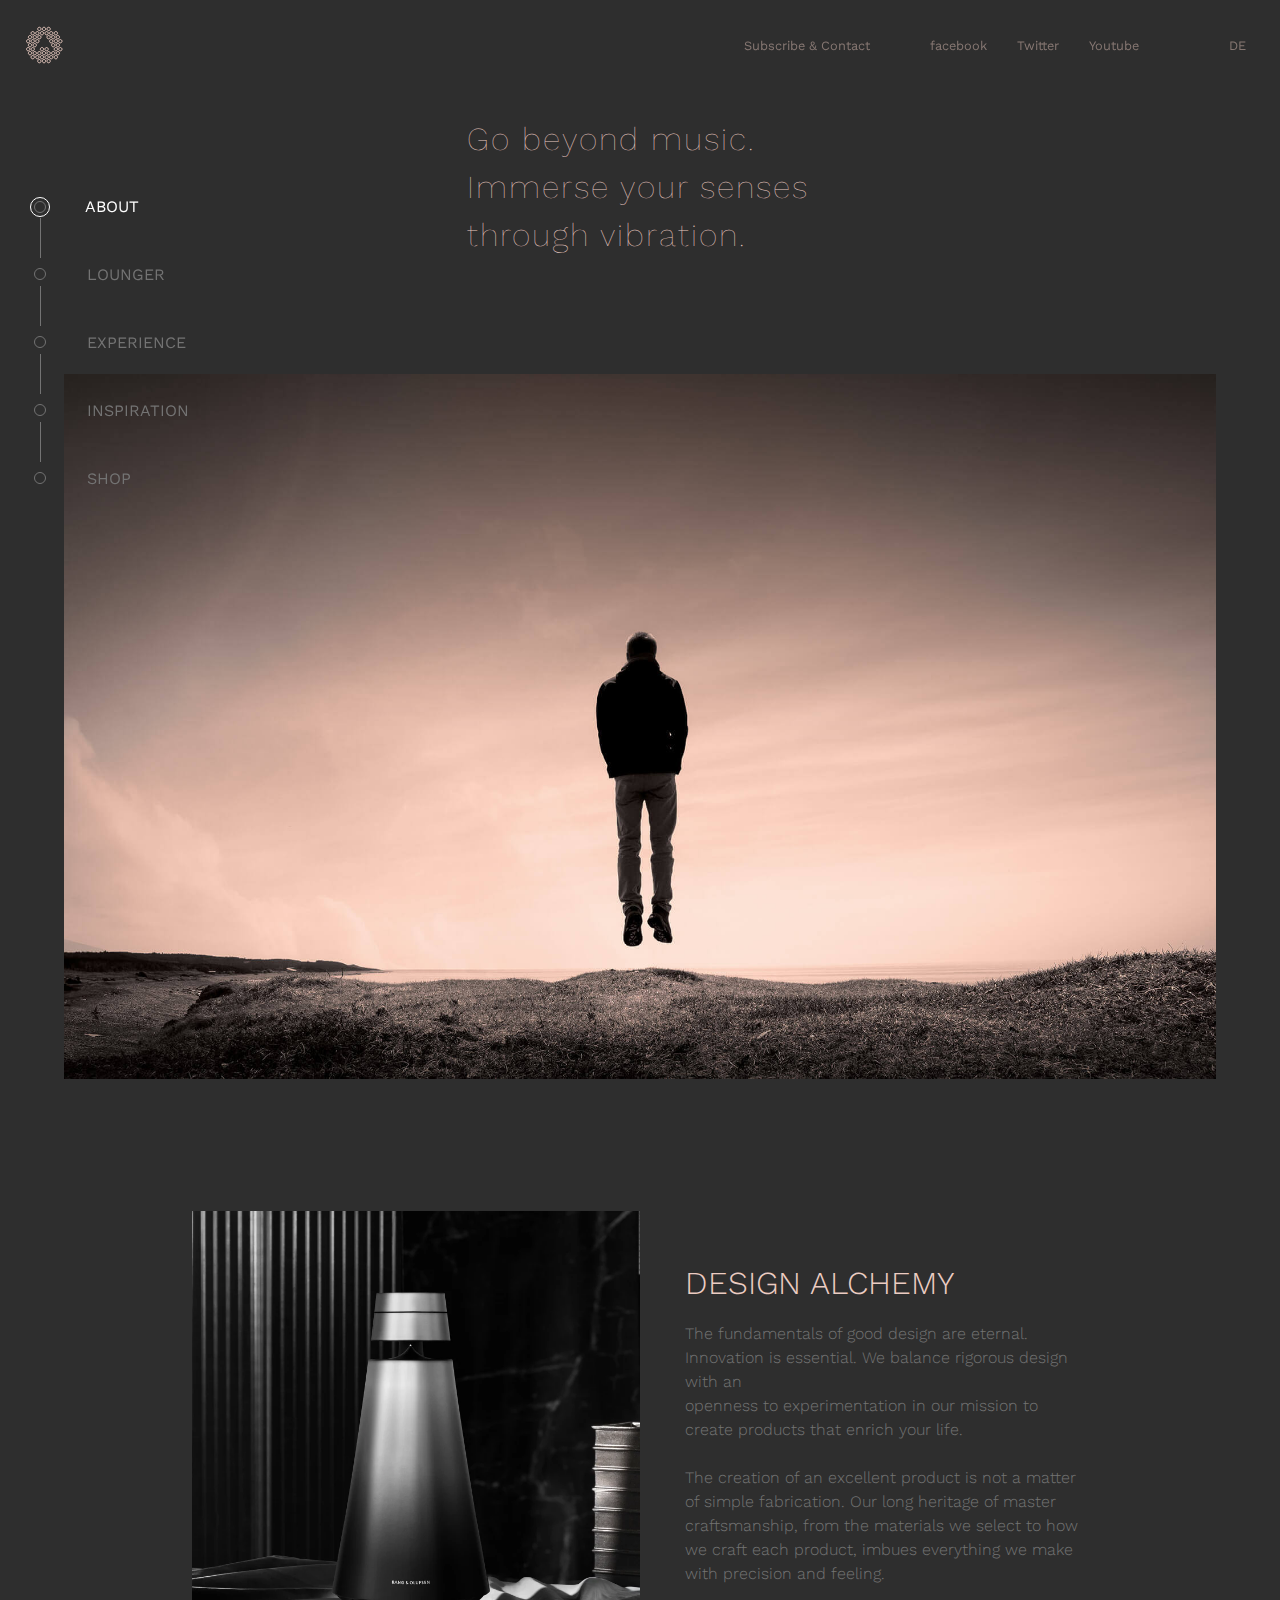
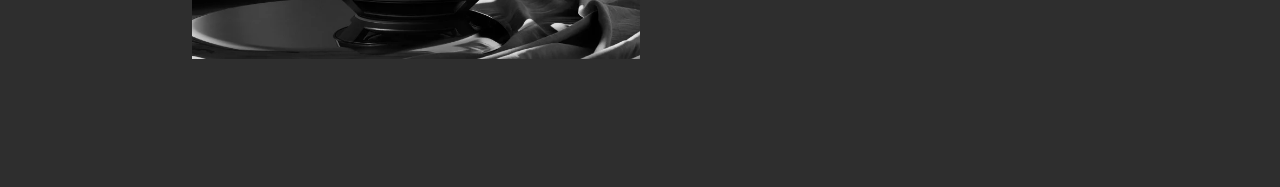
<file: index.html>
<!DOCTYPE html>
<html lang="en">

<head>
    <meta charset="UTF-8">
    <meta name="viewport" content="width=device-width, initial-scale=1.0">
    <title>Document</title>
    <link rel="stylesheet" href="assets/css/about.css">
    <link href="https://fonts.googleapis.com/css2?family=Work+Sans:wght@100;300;500&display=swap" rel="stylesheet">
</head>
<body>
    <header>
        <nav class="nav">
            <ul class="ul">
                <li class="pRight li"><a href="#">Subscribe & Contact</a></li>
                <li class="li"><a href="#">facebook</a></li>
                <li class="li"><a href="#">Twitter</a></li>
                <li class="li"><a href="#">Youtube</a></li>
                <li class="pLeft li"><a href="#">DE</a></li>
            </ul>
            <img class="logo" src="assets/img/logo.svg" alt="">
        </nav>

    </header>
    <nav class="nav1">
        <ul class="ul1">
            <div class="first">
                <div class="second"></div>
            </div>
            <li class="li1"><a class="white" href="#">ABOUT</a></li>
            <div class="abstand"></div>
            <li class="li2"><a class="a1" href="assets/html/lounger.html">LOUNGER</a></li>
            <div class="abstand"></div>
            <li class="li2"><a class="a1" href="assets/html/experience.html">EXPERIENCE</a></li>
            <div class="abstand"></div>
            <li class="li2"><a class="a1" href="assets/html/inspiration.html">INSPIRATION</a></li>
            <div class="abstand"></div>
            <li class="li2"><a class="a1" href="assets/html/shop.html">SHOP</a></li>
        </ul>
    </nav>
    <main>
        <section id="hero">
            <h1 class="heroH1">Go beyond music.<br> Immerse your senses <br> through vibration.</h1>
            <img class="heroImg" src="assets/img/section-about-1.jpg" alt="">
        </section>
    </main>
    <footer>
        <img class="articleImg" src="assets/img/BS1_NYC_Home.webp" alt="">
        <article>
            <h1 class="articleH1">DESIGN ALCHEMY</h1>
            <p class="pArticle">The fundamentals of good design are eternal. Innovation is essential. We balance
                rigorous design with an <br> openness to experimentation in our mission to create products that enrich
                your life.<br><br> The creation of an excellent product is not a matter of simple fabrication. Our long
                heritage of master craftsmanship, from the materials we select to how we craft each product, imbues
                everything we make with precision and feeling.</p>
        </article>
    </footer>

</body>

</html>
</file>
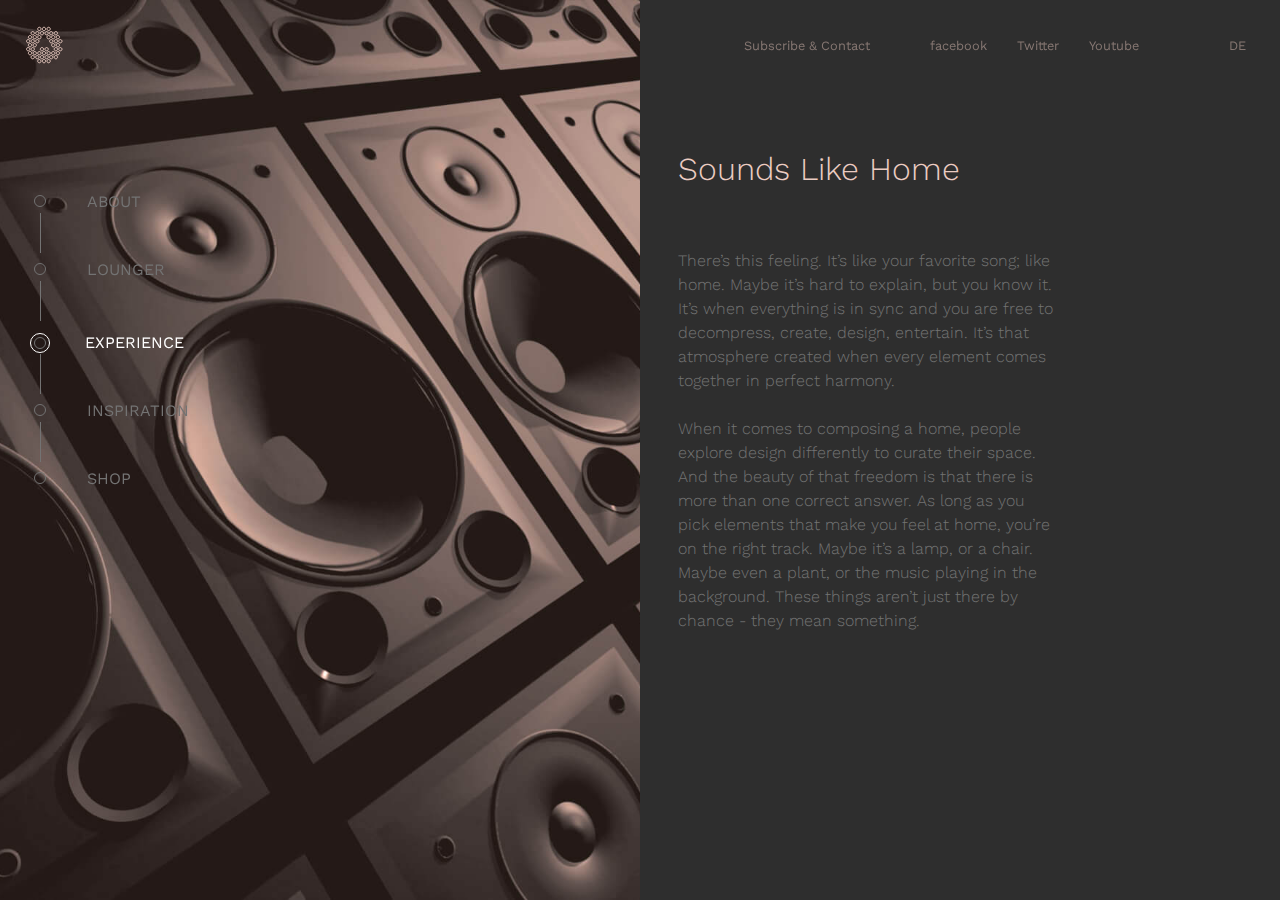
<file: assets/html/experience.html>
<!DOCTYPE html>
<html lang="en">

<head>
    <meta charset="UTF-8">
    <meta name="viewport" content="width=device-width, initial-scale=1.0">
    <title>Document</title>
    <link rel="stylesheet" href="../css/experience.css">
    <link href="https://fonts.googleapis.com/css2?family=Work+Sans:wght@100;300;500&display=swap" rel="stylesheet">
</head>

<body>
    <header>
        <nav class="nav">
            <ul class="ul">
                <li class="pRight li"><a href="#">Subscribe & Contact</a></li>
                <li class="li"><a href="#">facebook</a></li>
                <li class="li"><a href="#">Twitter</a></li>
                <li class="li"><a href="#">Youtube</a></li>
                <li class="pLeft li"><a href="#">DE</a></li>
            </ul>
            <img class="logo" src="../img/logo.svg" alt="">
        </nav>
    </header>
    <nav class="nav1">
        <ul class="ul1">
            <li class="li2"><a class="a1" href="../../index.html">ABOUT</a></li>
            <div class="abstand"></div>
            <li class="li2"><a class="a1" href="../html/lounger.html">LOUNGER</a></li>
            <div class="abstand"></div>
            <div class="first">
                <div class="second"></div>
            </div>
            <li class="li1"><a class="white" href="#">EXPERIENCE</a></li>
            <div class="abstand"></div>
            <li class="li2"><a class="a1" href="../html/inspiration.html">INSPIRATION</a></li>
            <div class="abstand"></div>
            <li class="li2"><a class="a1" href="../html/shop.html">SHOP</a></li>
        </ul>
    </nav>
    <main>
        <section>
            <article class="img"></article>
            <article class="article1">
                <h1>Sounds Like Home </h1>
                <p>There’s this feeling. It’s like your favorite song; like home. Maybe it’s hard to explain, but you know it. It’s when everything is in sync and you are free to decompress, create, design, entertain. It’s that atmosphere created when every element comes together in perfect harmony. <br><br> When it comes to composing a home, people explore design differently to curate their space. And the beauty of that freedom is that there is more than one correct answer. As long as you pick elements that make you feel at home, you’re on the right track. Maybe it’s a lamp, or a chair. Maybe even a plant, or the music playing in the background. These things aren’t just there by chance - they mean something. 
                    </p>
            </article>
        </section>
    </main>
</body>

</html>
</file>
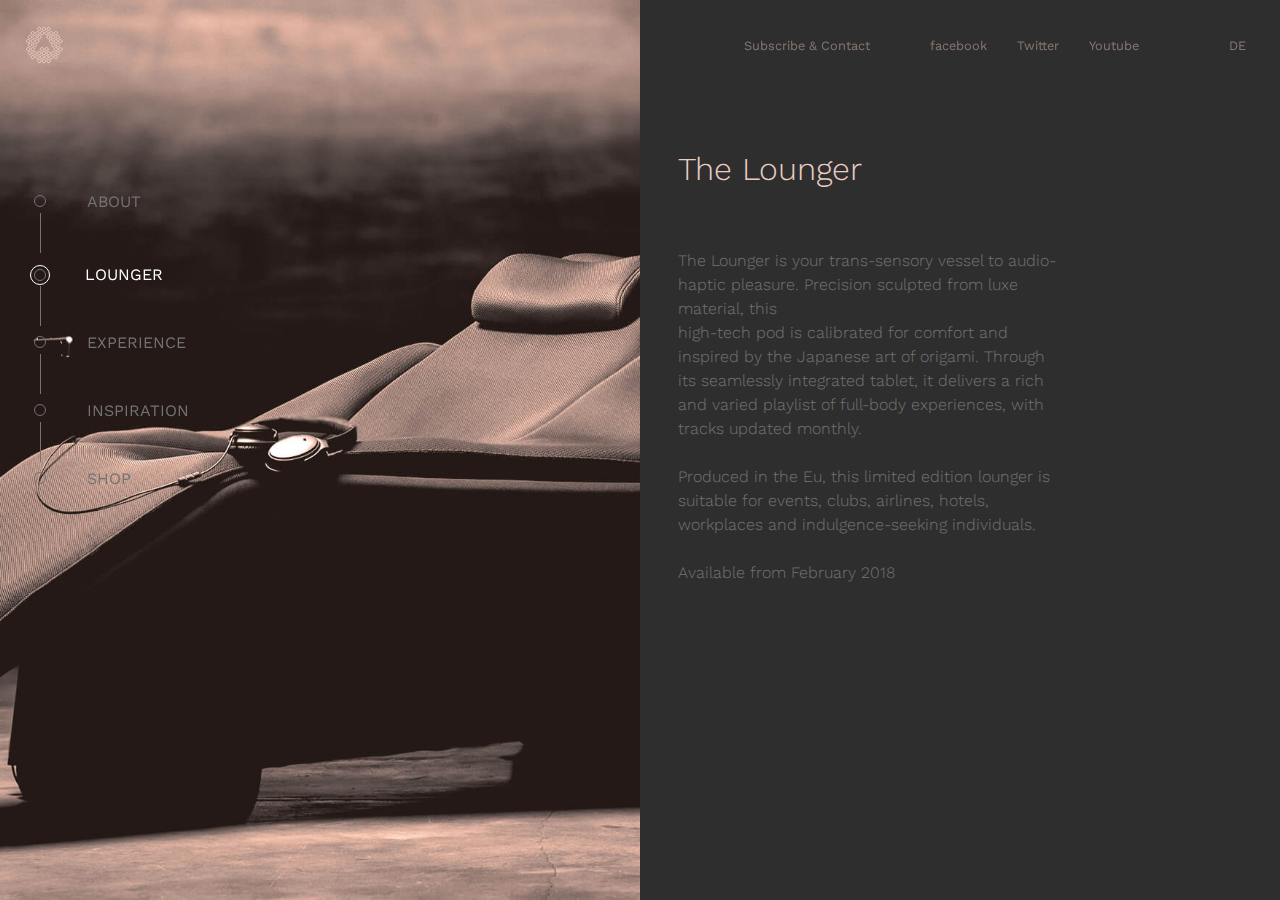
<file: assets/html/lounger.html>
<!DOCTYPE html>
<html lang="en">

<head>
    <meta charset="UTF-8">
    <meta name="viewport" content="width=device-width, initial-scale=1.0">
    <title>Document</title>
    <link rel="stylesheet" href="../css/lounger.css">
    <link href="https://fonts.googleapis.com/css2?family=Work+Sans:wght@100;300;500&display=swap" rel="stylesheet">
</head>

<body>
    <header>
        <nav class="nav">
            <ul class="ul">
                <li class="pRight li"><a href="#">Subscribe & Contact</a></li>
                <li class="li"><a href="#">facebook</a></li>
                <li class="li"><a href="#">Twitter</a></li>
                <li class="li"><a href="#">Youtube</a></li>
                <li class="pLeft li"><a href="#">DE</a></li>
            </ul>
            <img class="logo" src="../img/logo.svg" alt="">
        </nav>
    </header>
    <nav class="nav1">
        <ul class="ul1">
            <li class="li2"><a class="a1" href="../../index.html">ABOUT</a></li>
            <div class="abstand"></div>
            <div class="first">
                <div class="second"></div>
            </div>
            <li class="li1"><a class="white" href="#">LOUNGER</a></li>
            <div class="abstand"></div>
            <li class="li2"><a class="a1" href="../html/experience.html">EXPERIENCE</a></li>
            <div class="abstand"></div>
            <li class="li2"><a class="a1" href="../html/inspiration.html">INSPIRATION</a></li>
            <div class="abstand"></div>
            <li class="li2"><a class="a1" href="../html/shop.html">SHOP</a></li>
        </ul>
    </nav>
    <main>
        <section>
            <article class="img"></article>
            <article class="article1">
                <h1>The Lounger</h1>
                <p>The Lounger is your trans-sensory vessel to audio-haptic pleasure. Precision sculpted from luxe material, this <br> high-tech pod is calibrated for comfort and inspired by the Japanese art of origami. Through its seamlessly integrated tablet, it delivers a rich and varied playlist of full-body experiences, with tracks updated monthly. <br><br> Produced in the Eu, this limited edition lounger is suitable for events, clubs, airlines, hotels, workplaces and indulgence-seeking individuals. <br><br> Available from February 2018</p>
            </article>
        </section>
    </main>
</body>

</html>
</file>
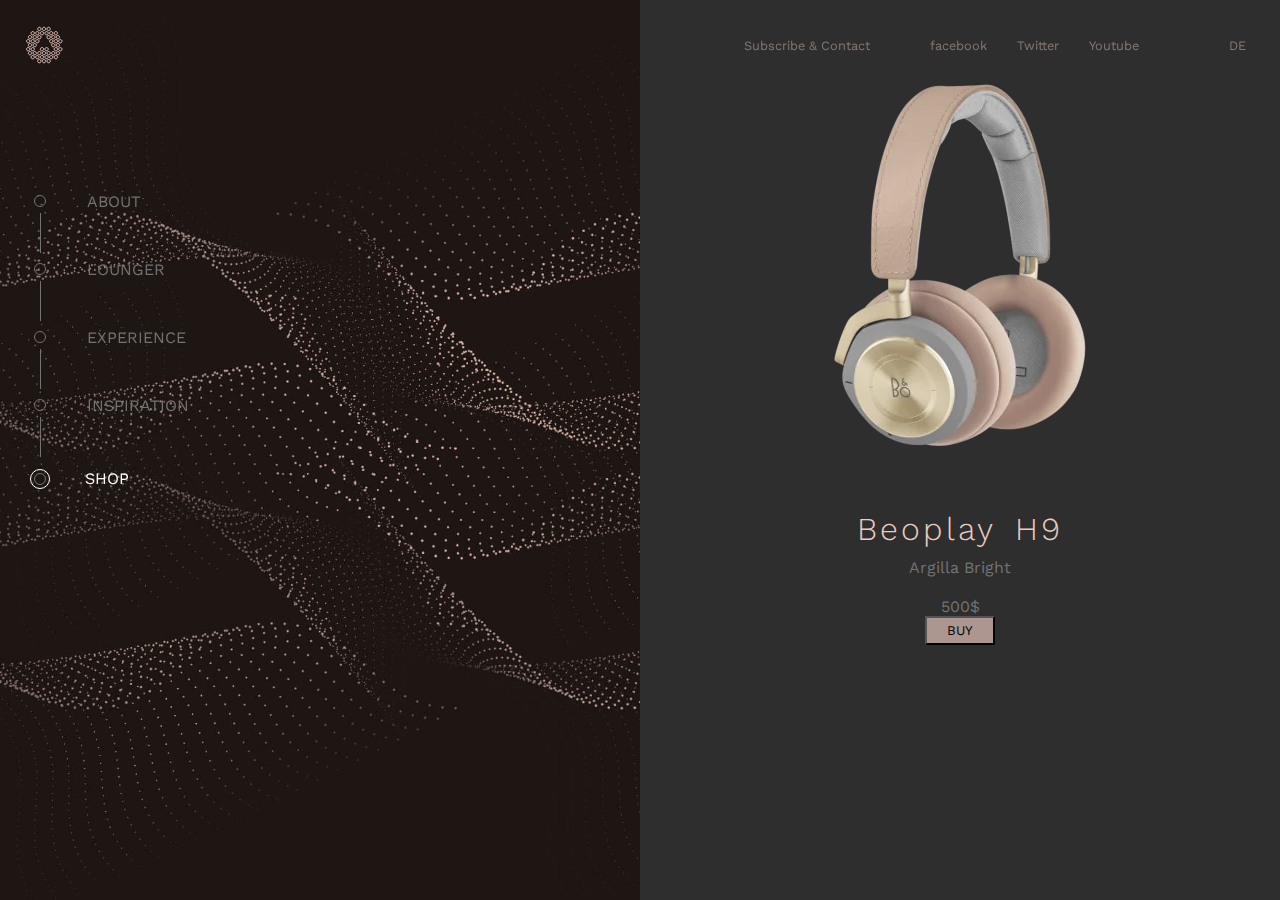
<file: assets/html/shop.html>
<!DOCTYPE html>
<html lang="en">

<head>
    <meta charset="UTF-8">
    <meta name="viewport" content="width=device-width, initial-scale=1.0">
    <title>Document</title>
    <link rel="stylesheet" href="../css/shop.css">
    <link href="https://fonts.googleapis.com/css2?family=Work+Sans:wght@100;300;500&display=swap" rel="stylesheet">
</head>

<body>
    <header>
        <nav class="nav">
            <ul class="ul">
                <li class="pRight li"><a href="#">Subscribe & Contact</a></li>
                <li class="li"><a href="#">facebook</a></li>
                <li class="li"><a href="#">Twitter</a></li>
                <li class="li"><a href="#">Youtube</a></li>
                <li class="pLeft li"><a href="#">DE</a></li>
            </ul>
            <img class="logo" src="../img/logo.svg" alt="">
        </nav>
    </header>
    <nav class="nav1">
        <ul class="ul1">
            <li class="li2"><a class="a1" href="../../index.html">ABOUT</a></li>
            <div class="abstand"></div>
            <li class="li2"><a class="a1" href="../html/lounger.html">LOUNGER</a></li>
            <div class="abstand"></div>
            <li class="li2"><a class="a1" href="../html/experience.html">EXPERIENCE</a></li>
            <div class="abstand"></div>
            <li class="li2"><a class="a1" href="../html/inspiration.html">INSPIRATION</a></li>
            <div class="abstand"></div>
            <div class="first">
                <div class="second"></div>
            </div>
            <li class="li1"><a class="white" href="#">SHOP</a></li>
        </ul>
    </nav>
    <main>
        <section>
            <article class="img"></article>
            <article class="article1">
                <img class="sell" src="../img/h9-argilla-bright-hero-1000x1000.webp" alt="">
                <h1>Beoplay H9</h1>
                <p>Argilla Bright</p>
                <p class="top">500$</p>
                <button>BUY</button>
            </article>
        </section>
    </main>
</body>

</html>
</file>
<file: assets/css/about.css>
*{
    margin: 0;
    font-family: 'Work Sans', sans-serif;
}
body{
    background: #2e2e2e;
}
.nav{
    display: flex;
    background-color: transparent;
}
.ul{
    width: 60%;
    display: flex;
    position: fixed;
    list-style: none;
    margin:3% 0 0 55%;
}
.li{
    font-size: 0.8em;
    padding-right: 30px;
}
.pRight{
    padding-right: 60px;
}
.pLeft{
    padding-left: 60px;
}
.logo{
    position: fixed;
    margin:2% 0 0 2%;
}
a{
    text-decoration: none;
    color:#867772;
}
a:hover{
    color: #ebccc2;
    transition: 1s;
    border-bottom: solid 1px;
}
.nav1{
    position: fixed;
    margin: 15% 0;
}
.ul1{
    list-style: none;
}

.abstand{
    height: 40px;
    border-left: solid 1px rgb(115, 115, 115);
    margin: 2px 0 7px;
}
.li1{
    display: inline-block;
    margin-left: 20px;
}
.white{
    color: white;
}
.white:hover{
    border-bottom: none;
}
.first{
    position: relative;
    left: -7%;
    top:5px;
    display: inline-block;
    height: 18px;
    width: 18px;
    border: solid 1px white;
    border-radius: 50%;
}
.second{
    margin:3px 0 0 3px;
    height: 10px;
    width: 10px;
    border: solid 1px rgb(115, 115, 115);
    border-radius: 50%;
}
.li2{
    margin-left: 35px;
}
.li2::before{
    position: relative;
    content: '';
    left:-36%;
    display: inline-block;
    height: 10px;
    width: 10px;
    border: solid 1px rgb(115, 115, 115);
    border-radius: 50%;
}
.a1{
    color: rgb(115, 115, 115);
}
.a1:hover{
    color: white;
    text-decoration: none;
    border-bottom:none;
}
#hero{
    width: 90%;
    margin: 0 auto;
}
.heroH1{
    color:#ebccc2;
    font-weight: 100;
    width: 30%;
    margin:10% auto;
    line-height: 1.5em;
    letter-spacing: 2px;
}
.heroImg{
   width: 100%;
}
footer{
    margin:10% auto;
    display: flex;
    width: 70%;
    justify-content: space-between;
}
.articleH1{
    color:#ebccc2;
    font-size: 2em;
    font-weight: 300;
}
.pArticle{
    color: rgb(115, 115, 115);
    margin: 5% 0;
    line-height: 1.5em;
    font-weight: 300;
}
.articleImg{
    width: 50%;
}
article{
    width: 45%;
    margin:auto 0;
}
</file>
<file: assets/css/experience.css>
*{
    margin: 0;
    font-family: 'Work Sans', sans-serif;
}
body{
    background: #2e2e2e;
}
.nav{
    display: flex;
    background-color: transparent;
}
.ul{
    display: flex;
    position: fixed;
    list-style: none;
    margin:3% 0 0 55%;
}
.li{
    font-size: 0.8em;
    padding-right: 30px;
}
.pRight{
    padding-right: 60px;
}
.pLeft{
    padding-left: 60px;
}
.logo{
    position: fixed;
    margin:2% 0 0 2%;
}
a{
    text-decoration: none;
    color:#867772;
}
a:hover{
    color: #ebccc2;
    transition: 1s;
    border-bottom: solid 1px;
}
.nav1{
    position: fixed;
    margin: 15% 0;
}
.ul1{
    list-style: none;
}
.abstand{
    height: 40px;
    border-left: solid 1px rgb(115, 115, 115);
    margin: 2px 0 7px;
}
.li1{
    display: inline-block;
    margin-left:20px;
}
.white{
    color: white;
}
.white:hover{
    border-bottom: none;
}
.first{
    position: relative;
    left: -7%;
    top:5px;
    display: inline-block;
    height: 18px;
    width: 18px;
    border: solid 1px white;
    border-radius: 50%;
}
.second{
    margin:3px 0 0 3px;
    height: 10px;
    width: 10px;
    border: solid 1px rgb(115, 115, 115);
    border-radius: 50%;
}
.li2{
    margin-left: 35px;
}
.li2::before{
    position: relative;
    content: '';
    left:-36%;
    display: inline-block;
    height: 10px;
    width: 10px;
    border: solid 1px rgb(115, 115, 115);
    border-radius: 50%;
}
.a1{
    color: rgb(115, 115, 115);
}
.a1:hover{
    color: white;
    text-decoration: none;
    border-bottom:none;
}
.img{
    height: 100vh;
    width: 50%;
    background:url(../img/section-experience-1.jpg)center/cover no-repeat;
}
section{
    display: flex;
    justify-content: space-between;
}
.article1{
    width: 47%;
}
h1{
    color:#ebccc2;
    font-weight: 300;
    margin:25% 0 10%;
    font-size: 2em;
}
p{
    width: 63%;
    color: rgb(115, 115, 115);
    font-weight: 300;
    line-height: 1.5em;
}
</file>
<file: assets/css/lounger.css>
*{
    margin: 0;
    font-family: 'Work Sans', sans-serif;
}
body{
    background: #2e2e2e;
}
.nav{
    display: flex;
    background-color: transparent;
}
.ul{
    display: flex;
    position: fixed;
    list-style: none;
    margin:3% 0 0 55%;
}
.li{
    font-size: 0.8em;
    padding-right: 30px;
}
.pRight{
    padding-right: 60px;
}
.pLeft{
    padding-left: 60px;
}
.logo{
    position: fixed;
    margin:2% 0 0 2%;
}
a{
    text-decoration: none;
    color:#867772;
}
a:hover{
    color: #ebccc2;
    transition: 1s;
    border-bottom: solid 1px;
}
.nav1{
    position: fixed;
    margin: 15% 0;
}
.ul1{
    list-style: none;
}
.abstand{
    height: 40px;
    border-left: solid 1px rgb(115, 115, 115);
    margin: 2px 0 7px;
}
.li1{
    display: inline-block;
    margin-left:20px;
}
.white{
    color: white;
}
.white:hover{
    border-bottom: none;
}
.first{
    position: relative;
    left: -7%;
    top:5px;
    display: inline-block;
    height: 18px;
    width: 18px;
    border: solid 1px white;
    border-radius: 50%;
}
.second{
    margin:3px 0 0 3px;
    height: 10px;
    width: 10px;
    border: solid 1px rgb(115, 115, 115);
    border-radius: 50%;
}
.li2{
    margin-left: 35px;
}
.li2::before{
    position: relative;
    content: '';
    left:-36%;
    display: inline-block;
    height: 10px;
    width: 10px;
    border: solid 1px rgb(115, 115, 115);
    border-radius: 50%;
}
.a1{
    color: rgb(115, 115, 115);
}
.a1:hover{
    color: white;
    text-decoration: none;
    border-bottom:none;
}
.img{
    height: 100vh;
    width: 50%;
    background:url(../img/section-voyager.jpg)center/cover no-repeat;
}
section{
    display: flex;
    justify-content: space-between;
}
.article1{
    width: 47%;
}
h1{
    color:#ebccc2;
    font-weight: 300;
    margin:25% 0 10%;
    font-size: 2em;
}
p{
    width: 63%;
    color: rgb(115, 115, 115);
    font-weight: 300;
    line-height: 1.5em;
}
</file>
<file: assets/css/shop.css>
*{
    margin: 0;
    font-family: 'Work Sans', sans-serif;
}
body{
    background: #2e2e2e;
}
.nav{
    display: flex;
    background-color: transparent;
}
.ul{
    display: flex;
    position: fixed;
    list-style: none;
    margin:3% 0 0 55%;
}
.li{
    font-size: 0.8em;
    padding-right: 30px;
}
.pRight{
    padding-right: 60px;
}
.pLeft{
    padding-left: 60px;
}
.logo{
    position: fixed;
    margin:2% 0 0 2%;
}
a{
    text-decoration: none;
    color:#867772;
}
a:hover{
    color: #ebccc2;
    transition: 1s;
    border-bottom: solid 1px;
}
.nav1{
    position: fixed;
    margin: 15% 0;
}
.ul1{
    list-style: none;
}
.abstand{
    height: 40px;
    border-left: solid 1px rgb(115, 115, 115);
    margin: 2px 0 7px;
}
.li1{
    display: inline-block;
    margin-left:20px;
}
.white{
    color: white;
}
.white:hover{
    border-bottom: none;
}
.first{
    position: relative;
    left: -7%;
    top:5px;
    display: inline-block;
    height: 18px;
    width: 18px;
    border: solid 1px white;
    border-radius: 50%;
}
.second{
    margin:3px 0 0 3px;
    height: 10px;
    width: 10px;
    border: solid 1px rgb(115, 115, 115);
    border-radius: 50%;
}
.li2{
    margin-left: 35px;
}
.li2::before{
    position: relative;
    content: '';
    left:-36%;
    display: inline-block;
    height: 10px;
    width: 10px;
    border: solid 1px rgb(115, 115, 115);
    border-radius: 50%;
}
.a1{
    color: rgb(115, 115, 115);
}
.a1:hover{
    color: white;
    text-decoration: none;
    border-bottom:none;
}
.img{
    height: 100vh;
    width: 50%;
    background:url(../img/section-composition4.jpg)center/cover no-repeat;
}
section{
    display: flex;
}
.article1{
    width: 50%;
    text-align: center;
}
.sell{
    margin-top: 4%;
}
h1{
    color:#ebccc2;
    font-weight: 300;
    letter-spacing: 0.1em;
    word-spacing: 0.2em;
    padding-bottom: 10px;
}
p{
    color:rgb(115, 115, 115);
}
.top{
    padding-top: 20px;
}
button{
    background: rgb(173,150,143);
    color:black;
    padding:5px 20px;
}
</file>
